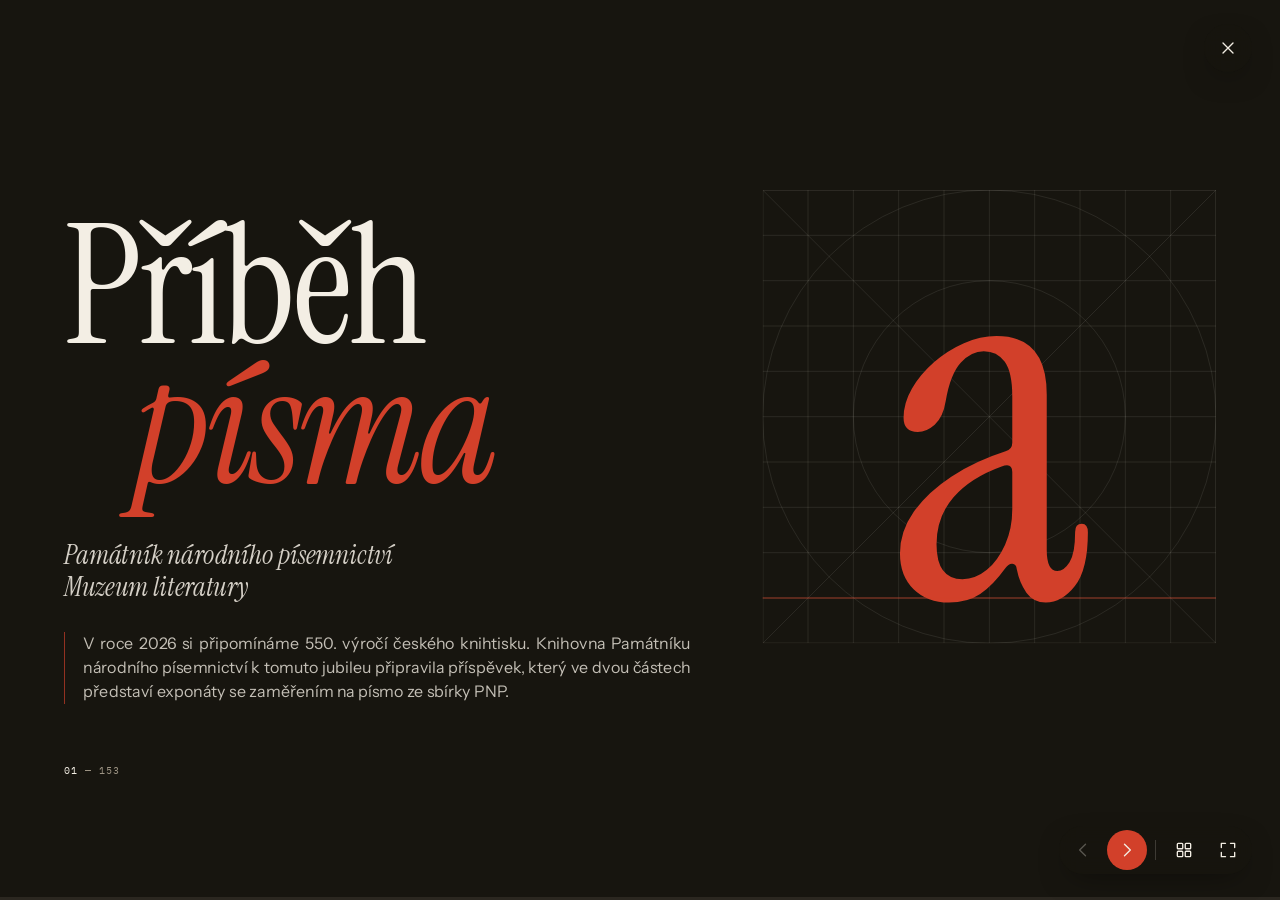
<file: index.html>
<!doctype html>
<html lang="cs">
<head>
<meta charset="UTF-8">
<meta name="viewport" content="width=device-width, initial-scale=1, viewport-fit=cover">
<title>Příběh písma — 550. výročí českého knihtisku</title>
<meta name="description" content="Interaktivní prezentace Knihovny Památníku národního písemnictví o vývoji českého typografického písma.">
<meta name="theme-color" content="#17150f">
<link rel="preload" href="assets/fonts/InstrumentSerif-Regular.woff2" as="font" type="font/woff2" crossorigin>
<link rel="preload" href="assets/fonts/InstrumentSans-Regular.woff2" as="font" type="font/woff2" crossorigin>
<link rel="stylesheet" href="assets/style.css?v=20261125-1">
</head>
<body>

<div id="app" class="app" role="application" aria-roledescription="prezentace" aria-label="Příběh písma">
  <div id="viewport" class="viewport">
    <div id="stage" class="stage"></div>
  </div>

  <div class="ui" id="ui">
    <div class="ui-progress" aria-hidden="true"><span id="progressFill"></span></div>
    <div class="ui-bar">
      <div class="ui-count" aria-live="polite"><span id="countCurrent">01</span><span class="ui-count-sep">/</span><span id="countTotal">153</span></div>
      <div class="ui-actions">
        <button id="prevBtn" class="ui-btn" type="button" aria-label="Předchozí slajd" title="Předchozí (←)">
          <svg viewBox="0 0 24 24" aria-hidden="true"><path d="M15 5l-7 7 7 7"/></svg>
        </button>
        <button id="nextBtn" class="ui-btn ui-btn-primary" type="button" aria-label="Další slajd" title="Další (→)">
          <svg viewBox="0 0 24 24" aria-hidden="true"><path d="M9 5l7 7-7 7"/></svg>
        </button>
        <span class="ui-divider" aria-hidden="true"></span>
        <button id="gridBtn" class="ui-btn" type="button" aria-label="Přehled slajdů" title="Přehled (G)">
          <svg viewBox="0 0 24 24" aria-hidden="true"><rect x="4" y="4" width="6.5" height="6.5" rx="1"/><rect x="13.5" y="4" width="6.5" height="6.5" rx="1"/><rect x="4" y="13.5" width="6.5" height="6.5" rx="1"/><rect x="13.5" y="13.5" width="6.5" height="6.5" rx="1"/></svg>
        </button>
        <button id="fullscreenBtn" class="ui-btn" type="button" aria-label="Celá obrazovka" title="Celá obrazovka (F)">
          <svg class="ico-enter" viewBox="0 0 24 24" aria-hidden="true"><path d="M4 9V4h5M20 9V4h-5M4 15v5h5M20 15v5h-5"/></svg>
          <svg class="ico-exit" viewBox="0 0 24 24" aria-hidden="true"><path d="M9 4v5H4M15 4v5h5M9 20v-5H4M15 20v-5h5"/></svg>
        </button>
      </div>
    </div>
  </div>

  <div class="ui-top">
    <div class="ui-actions">
      <a id="exitLink" class="ui-btn" href="https://www.bookreport.cz/knihoveda/" aria-label="Zavřít prezentaci" title="Zavřít prezentaci">
        <svg viewBox="0 0 24 24" aria-hidden="true"><path d="M6 6l12 12M18 6L6 18"/></svg>
      </a>
    </div>
  </div>

  <div id="overview" class="overview" hidden>
    <div class="overview-head">
      <span class="overview-title">Příběh písma</span>
      <button id="overviewClose" class="ui-btn" type="button" aria-label="Zavřít přehled" title="Zavřít (Esc)">
        <svg viewBox="0 0 24 24" aria-hidden="true"><path d="M6 6l12 12M18 6L6 18"/></svg>
      </button>
    </div>
    <div id="overviewGrid" class="overview-grid"></div>
  </div>

  <div id="lightbox" class="lightbox" hidden>
    <figure class="lightbox-figure">
      <img id="lightboxImg" alt="">
      <figcaption id="lightboxCap" class="cap"></figcaption>
    </figure>
    <button id="lightboxClose" class="ui-btn lightbox-close" type="button" aria-label="Zavřít náhled" title="Zavřít (Esc)">
      <svg viewBox="0 0 24 24" aria-hidden="true"><path d="M6 6l12 12M18 6L6 18"/></svg>
    </button>
  </div>
</div>

<script src="assets/data.js?v=20261125-1"></script>
<script src="assets/app.js?v=20261125-1"></script>
</body>
</html>
</file>
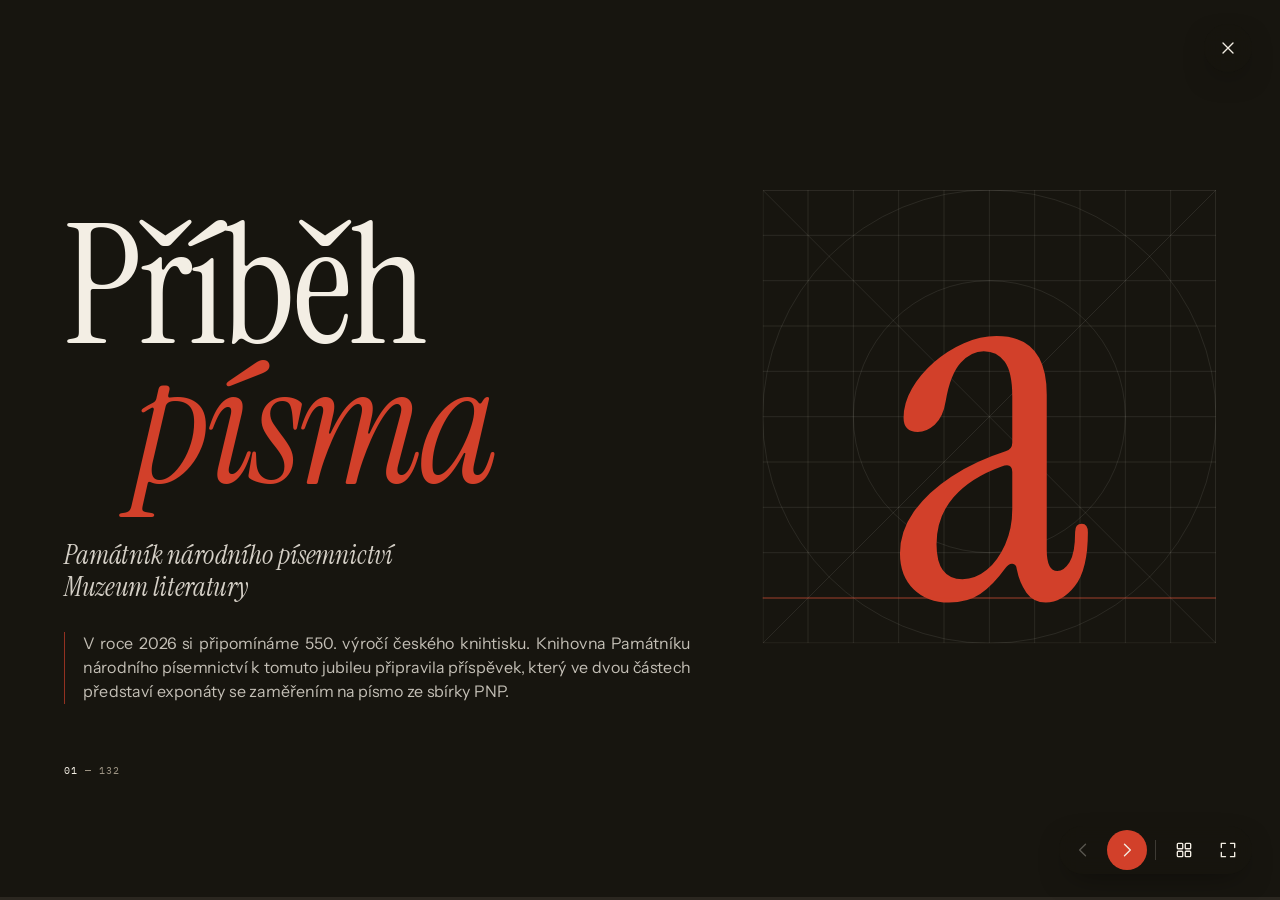
<file: kratka/index.html>
<!doctype html>
<html lang="cs">
<head>
<meta charset="UTF-8">
<meta name="viewport" content="width=device-width, initial-scale=1, viewport-fit=cover">
<title>Příběh písma — 550. výročí českého knihtisku</title>
<meta name="description" content="Interaktivní prezentace Knihovny Památníku národního písemnictví o vývoji českého typografického písma.">
<meta name="theme-color" content="#17150f">
<link rel="preload" href="../assets/fonts/InstrumentSerif-Regular.woff2" as="font" type="font/woff2" crossorigin>
<link rel="preload" href="../assets/fonts/InstrumentSans-Regular.woff2" as="font" type="font/woff2" crossorigin>
<link rel="stylesheet" href="../assets/style.css?v=20261125-1">
</head>
<body>

<div id="app" class="app" role="application" aria-roledescription="prezentace" aria-label="Příběh písma">
  <div id="viewport" class="viewport">
    <div id="stage" class="stage"></div>
  </div>

  <div class="ui" id="ui">
    <div class="ui-progress" aria-hidden="true"><span id="progressFill"></span></div>
    <div class="ui-bar">
      <div class="ui-count" aria-live="polite"><span id="countCurrent">01</span><span class="ui-count-sep">/</span><span id="countTotal">132</span></div>
      <div class="ui-actions">
        <button id="prevBtn" class="ui-btn" type="button" aria-label="Předchozí slajd" title="Předchozí (←)">
          <svg viewBox="0 0 24 24" aria-hidden="true"><path d="M15 5l-7 7 7 7"/></svg>
        </button>
        <button id="nextBtn" class="ui-btn ui-btn-primary" type="button" aria-label="Další slajd" title="Další (→)">
          <svg viewBox="0 0 24 24" aria-hidden="true"><path d="M9 5l7 7-7 7"/></svg>
        </button>
        <span class="ui-divider" aria-hidden="true"></span>
        <button id="gridBtn" class="ui-btn" type="button" aria-label="Přehled slajdů" title="Přehled (G)">
          <svg viewBox="0 0 24 24" aria-hidden="true"><rect x="4" y="4" width="6.5" height="6.5" rx="1"/><rect x="13.5" y="4" width="6.5" height="6.5" rx="1"/><rect x="4" y="13.5" width="6.5" height="6.5" rx="1"/><rect x="13.5" y="13.5" width="6.5" height="6.5" rx="1"/></svg>
        </button>
        <button id="fullscreenBtn" class="ui-btn" type="button" aria-label="Celá obrazovka" title="Celá obrazovka (F)">
          <svg class="ico-enter" viewBox="0 0 24 24" aria-hidden="true"><path d="M4 9V4h5M20 9V4h-5M4 15v5h5M20 15v5h-5"/></svg>
          <svg class="ico-exit" viewBox="0 0 24 24" aria-hidden="true"><path d="M9 4v5H4M15 4v5h5M9 20v-5H4M15 20v-5h5"/></svg>
        </button>
      </div>
    </div>
  </div>

  <div class="ui-top">
    <div class="ui-actions">
      <a id="exitLink" class="ui-btn" href="https://www.bookreport.cz/knihoveda/" aria-label="Zavřít prezentaci" title="Zavřít prezentaci">
        <svg viewBox="0 0 24 24" aria-hidden="true"><path d="M6 6l12 12M18 6L6 18"/></svg>
      </a>
    </div>
  </div>

  <div id="overview" class="overview" hidden>
    <div class="overview-head">
      <span class="overview-title">Příběh písma</span>
      <button id="overviewClose" class="ui-btn" type="button" aria-label="Zavřít přehled" title="Zavřít (Esc)">
        <svg viewBox="0 0 24 24" aria-hidden="true"><path d="M6 6l12 12M18 6L6 18"/></svg>
      </button>
    </div>
    <div id="overviewGrid" class="overview-grid"></div>
  </div>

  <div id="lightbox" class="lightbox" hidden>
    <figure class="lightbox-figure">
      <img id="lightboxImg" alt="">
      <figcaption id="lightboxCap" class="cap"></figcaption>
    </figure>
    <button id="lightboxClose" class="ui-btn lightbox-close" type="button" aria-label="Zavřít náhled" title="Zavřít (Esc)">
      <svg viewBox="0 0 24 24" aria-hidden="true"><path d="M6 6l12 12M18 6L6 18"/></svg>
    </button>
  </div>
</div>

<script src="data.js?v=0de73eb6f9"></script>
<script src="../assets/app.js?v=20261125-1"></script>
</body>
</html>
</file>
<file: assets/style.css>
/* Příběh písma — vizuální systém „Rubrika“
   Papír, inkoust a jediná rumělková červená. Scéna má pevný rozměr
   1920 × 1080 a škáluje se do okna/iframu (viz app.js → fitStage). */

@font-face { font-family: "Instrument Serif"; src: url("fonts/InstrumentSerif-Regular.woff2") format("woff2"); font-weight: 400; font-style: normal; font-display: swap; }
@font-face { font-family: "Instrument Serif"; src: url("fonts/InstrumentSerif-Italic.woff2") format("woff2"); font-weight: 400; font-style: italic; font-display: swap; }
@font-face { font-family: "Instrument Sans"; src: url("fonts/InstrumentSans-Regular.woff2") format("woff2"); font-weight: 400; font-style: normal; font-display: swap; }
@font-face { font-family: "Instrument Sans"; src: url("fonts/InstrumentSans-Italic.woff2") format("woff2"); font-weight: 400; font-style: italic; font-display: swap; }
@font-face { font-family: "Instrument Sans"; src: url("fonts/InstrumentSans-Bold.woff2") format("woff2"); font-weight: 600 700; font-style: normal; font-display: swap; }
@font-face { font-family: "IBM Plex Mono"; src: url("fonts/IBMPlexMono-Regular.woff2") format("woff2"); font-weight: 400; font-style: normal; font-display: swap; }

:root {
  /* paleta */
  --paper:      #F3EEE4;
  --paper-deep: #E8E1D3;
  --ink:        #17150F;
  --ink-soft:   #3B372E;
  --graphite:   #857D6E;
  --rule:       #D6CEBF;
  --red:        #D2402A;
  --red-deep:   #B5321F;
  --night:      #17150F;
  --night-2:    #221F18;
  --on-night:   #F3EEE4;
  --on-night-mute: #9C9383;

  /* písma */
  --serif: "Instrument Serif", "Iowan Old Style", "Palatino Linotype", Georgia, serif;
  --sans:  "Instrument Sans", "Helvetica Neue", Arial, system-ui, sans-serif;
  --mono:  "IBM Plex Mono", ui-monospace, "SF Mono", Menlo, monospace;

  --ease: cubic-bezier(.22, .61, .21, 1);
  --ease-out: cubic-bezier(.16, 1, .3, 1);
}

*, *::before, *::after { box-sizing: border-box; }
html, body { margin: 0; height: 100%; }
body {
  background: var(--night);
  color: var(--ink);
  font-family: var(--sans);
  -webkit-font-smoothing: antialiased;
  -moz-osx-font-smoothing: grayscale;
  text-rendering: optimizeLegibility;
  overflow: hidden;
}
button { font: inherit; color: inherit; }
[hidden] { display: none !important; }

/* ---------- App shell ---------- */

.app {
  position: fixed; inset: 0;
  background: var(--letterbox, var(--night));
  transition: background-color .6s var(--ease);
  outline: none;
}
.viewport { position: absolute; inset: 0; overflow: hidden; }
.stage {
  position: absolute; left: 0; top: 0;
  width: 1920px; height: 1080px;
  transform-origin: 0 0; /* translate + scale set by app.js → fitStage */
}

/* ---------- Slide base ---------- */

.slide {
  position: absolute; inset: 0;
  overflow: hidden;
  background: var(--paper);
  color: var(--ink);
  opacity: 0; visibility: hidden;
  transition: opacity .7s var(--ease), visibility 0s linear .7s;
}
.slide.is-active {
  opacity: 1; visibility: visible;
  transition: opacity .7s var(--ease), visibility 0s;
  z-index: 2;
}
.slide.theme-night { background: var(--night); color: var(--on-night); }
.slide.theme-red   { background: var(--red);   color: var(--paper); }

/* entrance choreography — everything tagged .rv rises in */
.slide .rv {
  opacity: 0;
  transform: translate3d(0, 28px, 0);
  transition: opacity .9s var(--ease-out), transform 1.1s var(--ease-out);
  transition-delay: calc(var(--d, 0) * 90ms + 120ms);
}
.slide.is-back .rv { transform: translate3d(0, -28px, 0); }
.slide.is-active .rv { opacity: 1; transform: none; }
.slide .rv-img {
  opacity: 0;
  transform: scale(1.035);
  transition: opacity 1s var(--ease-out), transform 1.6s var(--ease-out);
  transition-delay: calc(var(--d, 0) * 110ms + 200ms);
}
.slide.is-active .rv-img { opacity: 1; transform: none; }

@media (prefers-reduced-motion: reduce) {
  .slide, .slide .rv, .slide .rv-img { transition-duration: .01ms !important; transition-delay: 0s !important; transform: none !important; }
}

/* running head + folio */
.runhead {
  position: absolute; top: 52px; left: 96px; right: 96px;
  display: flex; justify-content: space-between; align-items: baseline;
  font-family: var(--mono); font-size: 15px; letter-spacing: .14em; text-transform: uppercase;
  color: var(--graphite);
}
.runhead .dot { display: inline-block; width: 7px; height: 7px; border-radius: 50%; background: var(--red); margin-right: 14px; transform: translateY(-2px); }
.folio {
  position: absolute; left: 96px; bottom: 50px;
  font-family: var(--mono); font-size: 15px; letter-spacing: .1em;
  color: var(--graphite);
}
.folio b { font-weight: 400; color: var(--ink); }
.theme-night .runhead, .theme-night .folio { color: var(--on-night-mute); }
.theme-night .folio b { color: var(--on-night); }
.theme-red .runhead, .theme-red .folio, .theme-red .folio b { color: rgba(243, 238, 228, .78); }
.theme-red .runhead .dot { background: var(--paper); }

/* ---------- Typography ---------- */

.eyebrow {
  display: flex; align-items: center; gap: 14px;
  font-family: var(--mono); font-size: 16px; letter-spacing: .14em; text-transform: uppercase;
  color: var(--red);
  margin: 0 0 28px;
}
.eyebrow::before { content: ""; width: 36px; height: 1px; background: currentColor; }

.title {
  font-family: var(--serif); font-weight: 400;
  font-size: var(--title-size, 88px);
  line-height: .98; letter-spacing: -.012em;
  margin: 0;
  text-wrap: balance;
}
.title .dates {
  display: block;
  font-family: var(--mono); font-size: 18px; letter-spacing: .14em;
  color: var(--red);
  margin-top: 22px;
}
.title .hang { font-style: italic; }

.body {
  font-size: var(--body-size, 26px);
  line-height: 1.5;
  color: var(--ink-soft);
  hyphens: none; -webkit-hyphens: none;
  text-wrap: pretty;
}
.body p { margin: 0 0 .9em; text-align: justify; }
.body p:last-child { margin-bottom: 0; }
.theme-night .body { color: rgba(243, 238, 228, .82); }

.dropcap::first-letter {
  float: left;
  font-family: var(--serif); font-weight: 400;
  color: var(--red);
  font-size: 3.9em; line-height: .78;
  margin: .08em .08em 0 -.03em;
}
.lead {
  font-family: var(--serif); font-style: italic;
  font-size: 1.75em; line-height: 1.16;
  color: var(--ink);
  margin-bottom: .75em !important;
  text-wrap: balance;
}

/* ---------- Captions ---------- */

.cap {
  font-family: var(--sans);
  font-size: 17px; line-height: 1.42;
  color: var(--graphite);
  hyphens: none; -webkit-hyphens: none;
}
.cap span { display: block; }
.cap .cap-title { color: var(--ink); font-weight: 600; }
.cap .cap-id { font-family: var(--mono); font-size: 14px; letter-spacing: .06em; color: var(--red); margin-top: 6px; }
.cap .cap-gap { height: .7em; }
.theme-night .cap { color: var(--on-night-mute); }
.theme-night .cap .cap-title { color: var(--on-night); }

/* ---------- Figures (absolutely positioned by app.js) ---------- */

.media { position: absolute; }
.fig { position: absolute; margin: 0; }
.fig-img {
  display: block; width: 100%; height: 100%;
  padding: 0; border: 0; background: var(--paper-deep);
  cursor: zoom-in;
  box-shadow: 0 1px 1px rgba(23, 21, 15, .06), 0 22px 44px -22px rgba(52, 40, 18, .42);
  transition: box-shadow .4s var(--ease), transform .4s var(--ease);
}
.fig-img:hover { box-shadow: 0 1px 1px rgba(23, 21, 15, .06), 0 32px 60px -24px rgba(52, 40, 18, .55); }
.fig-img:focus-visible { outline: 2px solid var(--red); outline-offset: 6px; }
.fig-img img { display: block; width: 100%; height: 100%; object-fit: cover; }
.fig .cap { position: absolute; left: 0; right: 0; }
.fig-num {
  position: absolute; top: -30px; left: 0;
  font-family: var(--mono); font-size: 13px; letter-spacing: .1em; color: var(--graphite);
}
.group-cap {
  position: absolute;
  column-gap: 56px;
  border-top: 1px solid var(--rule);
  padding-top: 20px;
}
.group-cap .cap-title { break-after: avoid; }

/* ---------- Layout: text / figure ---------- */

.col-text { position: absolute; top: 150px; }
.col-text.center-v { display: flex; flex-direction: column; justify-content: center; }

.rule-v {
  position: absolute; top: 150px; bottom: 120px; width: 1px; background: var(--rule);
}

/* ---------- Cover ---------- */

.cover-art { position: absolute; top: 0; right: 0; bottom: 0; width: 900px; overflow: hidden; background: var(--night-2); }
.cover-art img { width: 100%; height: 100%; object-fit: cover; object-position: 38% 50%; display: block; filter: saturate(.92) contrast(1.02); }
.cover-art::after { content: ""; position: absolute; inset: 0; background: linear-gradient(90deg, var(--night) 0%, rgba(23,21,15,0) 22%), linear-gradient(0deg, rgba(23,21,15,.82) 0%, rgba(23,21,15,0) 30%); }
.cover-art .cap { position: absolute; right: 64px; bottom: 50px; text-align: right; z-index: 1; }
.cover-text { position: absolute; left: 96px; top: 150px; bottom: 120px; width: 940px; display: flex; flex-direction: column; justify-content: center; }
.cover-title { font-family: var(--serif); font-weight: 400; font-size: 250px; line-height: .84; letter-spacing: -.02em; margin: 0; }
.cover-title em { display: block; font-style: italic; color: var(--red); padding-left: .42em; }
.cover-quote {
  margin: 64px 0 0; padding-left: 28px; border-left: 1px solid var(--red);
  font-family: var(--serif); font-style: italic; font-size: 34px; line-height: 1.28;
  color: rgba(243, 238, 228, .86);
}
.cover-quote span { display: block; }
.cover-text.is-wide { width: 1000px; }
.cover-text.is-wide .eyebrow { line-height: 1.7; }
.cover-org { margin-top: 64px; font-family: var(--serif); font-style: italic; font-size: 40px; line-height: 1.2; color: rgba(243, 238, 228, .86); }
.cover-org span { display: block; }
.cover-intro { margin: 44px 0 0; text-align: justify; max-width: 940px; padding-left: 28px; border-left: 1px solid var(--red); font-size: 24px; line-height: 1.5; color: rgba(243, 238, 228, .78); text-wrap: pretty; }
.quote-text .cover-quote { margin-top: 52px; font-size: 46px; }

/* ---------- Agenda ---------- */

.agenda-item { display: grid; grid-template-columns: 190px 1fr; column-gap: 40px; align-items: start; padding: 48px 0; border-top: 1px solid var(--rule); }
.agenda-item:first-child { border-top: 0; padding-top: 0; }
.agenda-item:last-child { padding-bottom: 0; }
.agenda-num { font-family: var(--serif); font-size: 160px; line-height: .8; letter-spacing: -.02em; color: var(--red); }
.agenda-label { font-family: var(--mono); font-size: 16px; letter-spacing: .14em; text-transform: uppercase; color: var(--graphite); margin-bottom: 18px; }
.agenda-pages { text-transform: none; }
.agenda-item p { margin: 0; font-family: var(--serif); font-size: 46px; line-height: 1.15; color: var(--ink); text-wrap: pretty; }
.cover-quote cite { display: block; margin-top: 22px; font-family: var(--mono); font-style: normal; font-size: 15px; letter-spacing: .14em; text-transform: uppercase; color: var(--on-night-mute); }

/* ---------- Section divider ---------- */

.section-num {
  position: absolute; right: 150px; top: 50%; margin-top: -392px; height: 784px;
  font-family: var(--serif); font-size: 980px; line-height: .8;
  color: rgba(243, 238, 228, .16);
  pointer-events: none;
}
.section-text { position: absolute; left: 96px; top: 150px; bottom: 120px; width: 1200px; display: flex; flex-direction: column; justify-content: center; }
.section-text .eyebrow { color: var(--paper); }
.section-title { font-family: var(--serif); font-weight: 400; font-size: 200px; line-height: .9; letter-spacing: -.02em; margin: 0; }
.section-sub { font-family: var(--serif); font-style: italic; font-size: 64px; line-height: 1.1; margin: 28px 0 0; color: rgba(243, 238, 228, .9); }

/* ---------- Table / chronology ---------- */

.chrono { position: absolute; left: 96px; right: 96px; top: 318px; bottom: 112px; display: flex; flex-direction: column; }
.chrono-head, .chrono-row {
  display: grid;
  grid-template-columns: 150px 270px 1fr 330px 470px;
  column-gap: 32px; align-items: baseline;
}
.chrono-head {
  font-family: var(--mono); font-size: 13.5px; letter-spacing: .12em; text-transform: uppercase; color: var(--graphite);
  padding-bottom: 14px; border-bottom: 1px solid var(--ink);
}
.chrono-body { flex: 1; display: flex; flex-direction: column; }
.chrono-row { flex: 1; border-bottom: 1px solid var(--rule); align-items: center; }
.chrono-year { font-family: var(--serif); font-size: 50px; line-height: 1; letter-spacing: -.01em; display: flex; align-items: center; gap: 16px; }
.chrono-year i { width: 11px; height: 11px; border-radius: 50%; background: var(--red); flex: none; }
.chrono-row.is-unrealised .chrono-year { color: var(--graphite); }
.chrono-row.is-unrealised .chrono-year i { background: transparent; border: 1.5px solid var(--graphite); }
.chrono-author { font-size: 22px; color: var(--ink); }
.chrono-family { font-family: var(--serif); font-style: italic; font-size: 34px; line-height: 1.05; }
.chrono-foundry { font-size: 20px; color: var(--ink-soft); }
.chrono-note { font-size: 19px; line-height: 1.35; color: var(--graphite); }
.chrono-legend { position: absolute; right: 96px; top: 250px; display: flex; gap: 32px; font-family: var(--mono); font-size: 13.5px; letter-spacing: .1em; text-transform: uppercase; color: var(--graphite); }
.chrono-legend span { display: flex; align-items: center; gap: 10px; }
.chrono-legend i { width: 10px; height: 10px; border-radius: 50%; background: var(--red); }
.chrono-legend i.o { background: transparent; border: 1.5px solid var(--graphite); }

/* ---------- Closing ---------- */

.closing-text { position: absolute; left: 96px; top: 150px; bottom: 120px; width: 960px; display: flex; flex-direction: column; justify-content: center; }
.closing-thanks { font-family: var(--serif); font-style: italic; font-weight: 400; font-size: 230px; line-height: .86; letter-spacing: -.02em; margin: 0 0 72px; }
.closing-names { font-family: var(--serif); font-size: 58px; line-height: 1.12; margin: 0; }
.closing-names span { display: block; }
.closing-meta { margin-top: 44px; padding-top: 28px; border-top: 1px solid rgba(243, 238, 228, .2); font-size: 22px; line-height: 1.55; color: var(--on-night-mute); max-width: 620px; }
.closing-meta p { margin: 0; }
.closing-logo { position: absolute; right: 96px; bottom: 44px; height: 64px; filter: invert(1); opacity: .9; }
.glyph { position: absolute; right: 96px; top: 150px; width: 680px; height: 680px; }
.glyph .grid line, .glyph .grid rect, .glyph .grid circle { stroke: rgba(243, 238, 228, .14); stroke-width: 1; fill: none; }
.glyph text { font-family: var(--serif); fill: var(--red); }
.glyph .base { stroke: var(--red); stroke-width: 1; }

/* ---------- UI chrome (real pixels, outside the scaled stage) ---------- */

.ui { position: absolute; left: 0; right: 0; bottom: 0; z-index: 20; pointer-events: none; transition: opacity .45s var(--ease); }
.app.is-idle .ui { opacity: 0; }
.ui-top {
  position: absolute; top: clamp(10px, 2vw, 24px); right: clamp(10px, 2.2vw, 28px); z-index: 20;
  pointer-events: none; transition: opacity .45s var(--ease);
}
.app.is-idle .ui-top { opacity: 0; }
a.ui-btn { text-decoration: none; }
.ui-progress { position: absolute; left: 0; right: 0; bottom: 0; height: 3px; background: rgba(133, 125, 110, .18); }
.ui-progress span { display: block; height: 100%; width: 0; background: var(--red); transition: width .7s var(--ease); }
.ui-bar {
  display: flex; align-items: center; justify-content: flex-end; gap: 16px;
  padding: 0 clamp(10px, 2.2vw, 28px) clamp(12px, 2.4vw, 26px);
}
.ui-count {
  display: none; /* číslo slajdu nese pagina přímo ve scéně */
  pointer-events: auto;
  font-family: var(--mono); font-size: 13px; letter-spacing: .08em;
  padding: 9px 14px; border-radius: 999px;
  background: rgba(23, 21, 15, .72); color: var(--on-night);
  -webkit-backdrop-filter: blur(10px); backdrop-filter: blur(10px);
}
.ui-count-sep { margin: 0 6px; color: var(--on-night-mute); }
.ui-actions {
  pointer-events: auto;
  display: flex; align-items: center; gap: 4px; padding: 4px;
  border-radius: 999px;
  background: rgba(23, 21, 15, .72);
  -webkit-backdrop-filter: blur(10px); backdrop-filter: blur(10px);
  box-shadow: 0 10px 30px -12px rgba(0, 0, 0, .5);
}
.ui-divider { width: 1px; height: 20px; background: rgba(243, 238, 228, .18); margin: 0 4px; }
.ui-btn {
  width: 40px; height: 40px; border-radius: 50%;
  display: inline-grid; place-items: center;
  border: 0; background: transparent; color: var(--on-night);
  cursor: pointer;
  transition: background-color .2s var(--ease), color .2s var(--ease), opacity .2s;
}
.ui-btn svg { width: 20px; height: 20px; fill: none; stroke: currentColor; stroke-width: 1.6; stroke-linecap: round; stroke-linejoin: round; }
.ui-btn:hover { background: rgba(243, 238, 228, .12); }
.ui-btn:focus-visible { outline: 2px solid var(--red); outline-offset: 2px; }
.ui-btn:disabled { opacity: .3; cursor: default; background: transparent; }
.ui-btn-primary { background: var(--red); }
.ui-btn-primary:hover { background: var(--red-deep); }
.ui-btn-primary:disabled { background: var(--red); }
.ico-exit { display: none; }
.app.is-fullscreen .ico-enter { display: none; }
.app.is-fullscreen .ico-exit { display: block; }
@media (max-width: 960px), (max-height: 540px) {
  .ui-btn { width: 32px; height: 32px; }
  .ui-btn svg { width: 16px; height: 16px; }
  .ui-divider { height: 16px; }
}

/* ---------- Overview ---------- */

.overview {
  position: absolute; inset: 0; z-index: 30;
  background: var(--night);
  display: flex; flex-direction: column;
  animation: fadeIn .35s var(--ease);
}
.overview-head { display: flex; justify-content: space-between; align-items: center; padding: clamp(12px, 2.4vw, 28px) clamp(16px, 3vw, 40px) 0; }
.overview-title { font-family: var(--serif); font-style: italic; font-size: clamp(22px, 2.6vw, 34px); color: var(--on-night); }
.overview-grid {
  flex: 1; overflow-y: auto;
  display: grid; grid-template-columns: repeat(auto-fill, minmax(min(240px, 44vw), 1fr));
  gap: clamp(12px, 1.8vw, 24px);
  padding: clamp(16px, 2.4vw, 32px) clamp(16px, 3vw, 40px) clamp(24px, 4vw, 48px);
  align-content: start;
}
.thumb {
  position: relative; padding: 0; border: 0; background: none; cursor: pointer; text-align: left;
  color: var(--on-night-mute);
}
.thumb-frame { position: relative; aspect-ratio: 16 / 9; overflow: hidden; border-radius: 4px; outline: 1px solid rgba(243, 238, 228, .1); transition: outline-color .2s, transform .3s var(--ease); }
.thumb:hover .thumb-frame { outline-color: rgba(243, 238, 228, .5); transform: translateY(-2px); }
.thumb.is-current .thumb-frame { outline: 2px solid var(--red); }
.thumb:focus-visible .thumb-frame { outline: 2px solid var(--red); }
.thumb-inner { position: absolute; left: 0; top: 0; width: 1920px; height: 1080px; transform-origin: 0 0; pointer-events: none; }
.thumb-inner .slide { opacity: 1; visibility: visible; transition: none; }
.thumb-inner .rv, .thumb-inner .rv-img { opacity: 1; transform: none; transition: none; }
.thumb-label { display: flex; gap: 10px; margin-top: 10px; font-size: 13px; line-height: 1.3; }
.thumb-label b { font-family: var(--mono); font-weight: 400; color: var(--red); }

/* ---------- Lightbox ---------- */

.lightbox {
  position: absolute; inset: 0; z-index: 40;
  background: rgba(17, 15, 11, .94);
  display: grid; place-items: center;
  padding: clamp(16px, 4vw, 64px);
  animation: fadeIn .3s var(--ease);
  cursor: zoom-out;
}
.lightbox-figure { margin: 0; display: flex; align-items: flex-end; gap: clamp(16px, 2.5vw, 40px); max-width: 100%; max-height: 100%; }
.lightbox-figure img {
  /* skeny jsou malé — záměrně je roztáhneme na dostupnou výšku */
  height: calc(100vh - 2 * clamp(16px, 4vw, 64px)); width: auto;
  max-width: calc(100vw - 2 * clamp(16px, 4vw, 64px) - clamp(160px, 22vw, 300px));
  object-fit: contain; background: var(--paper-deep);
  box-shadow: 0 30px 80px -30px rgba(0, 0, 0, .8); animation: zoomIn .4s var(--ease-out);
}
.lightbox .cap { flex: none; width: clamp(140px, 20vw, 280px); font-size: clamp(12px, 1.3vw, 16px); color: var(--on-night-mute); }
.lightbox .cap .cap-id { font-size: .85em; }
.lightbox .cap .cap-title { color: var(--on-night); }
.lightbox-close { position: absolute; top: clamp(10px, 2vw, 24px); right: clamp(10px, 2vw, 24px); background: rgba(243, 238, 228, .08); }
@media (max-aspect-ratio: 4/3) {
  .lightbox-figure { flex-direction: column; align-items: flex-start; }
  .lightbox-figure img { height: auto; width: 100%; max-width: 100%; max-height: 72vh; }
  .lightbox .cap { width: auto; }
}

@keyframes fadeIn { from { opacity: 0; } }
@keyframes zoomIn { from { opacity: 0; transform: scale(.96); } }

.cap-side { padding-left: 22px; border-left: 1px solid var(--red); }

/* ---------- Černá varianta ----------
   Všechny slajdy kromě titulního: černé pozadí, bílé písmo.
   Tokeny se předefinují na úrovni slajdu, takže je převezmou všechna
   pravidla výše (text, popisky, linky, tabulka). */

:root { --black: #000000; }

.slide:not([data-kind="cover"]) {
  --ink:        #FFFFFF;
  --ink-soft:   rgba(255, 255, 255, .86);
  --graphite:   #A3A3A3;
  --rule:       rgba(255, 255, 255, .18);
  --paper-deep: #141414;
  --red:        #E4513A;   /* o stupeň světlejší kvůli kontrastu na černé */
  --on-night:   #FFFFFF;
  --on-night-mute: #A3A3A3;
  background: var(--black);
  color: var(--ink);
}
.slide:not([data-kind="cover"]) .body { color: var(--ink-soft); }
.slide:not([data-kind="cover"]) .fig-img,
.slide:not([data-kind="cover"]) .fig-img:hover { box-shadow: 0 0 0 1px rgba(255, 255, 255, .08); }
.slide:not([data-kind="cover"]) .closing-meta { border-top-color: var(--rule); }

/* předěl kapitoly: místo červené plochy černá, červená zůstává jako akcent */
.slide.theme-red { background: var(--black); color: var(--ink); }
.theme-red .runhead, .theme-red .folio { color: var(--graphite); }
.theme-red .folio b { color: var(--ink); }
.theme-red .runhead .dot { background: var(--red); }
.theme-red .section-text .eyebrow { color: var(--red); }
.theme-red .section-num { color: var(--red); opacity: .9; }
.theme-red .section-sub { color: var(--graphite); }
</file>
